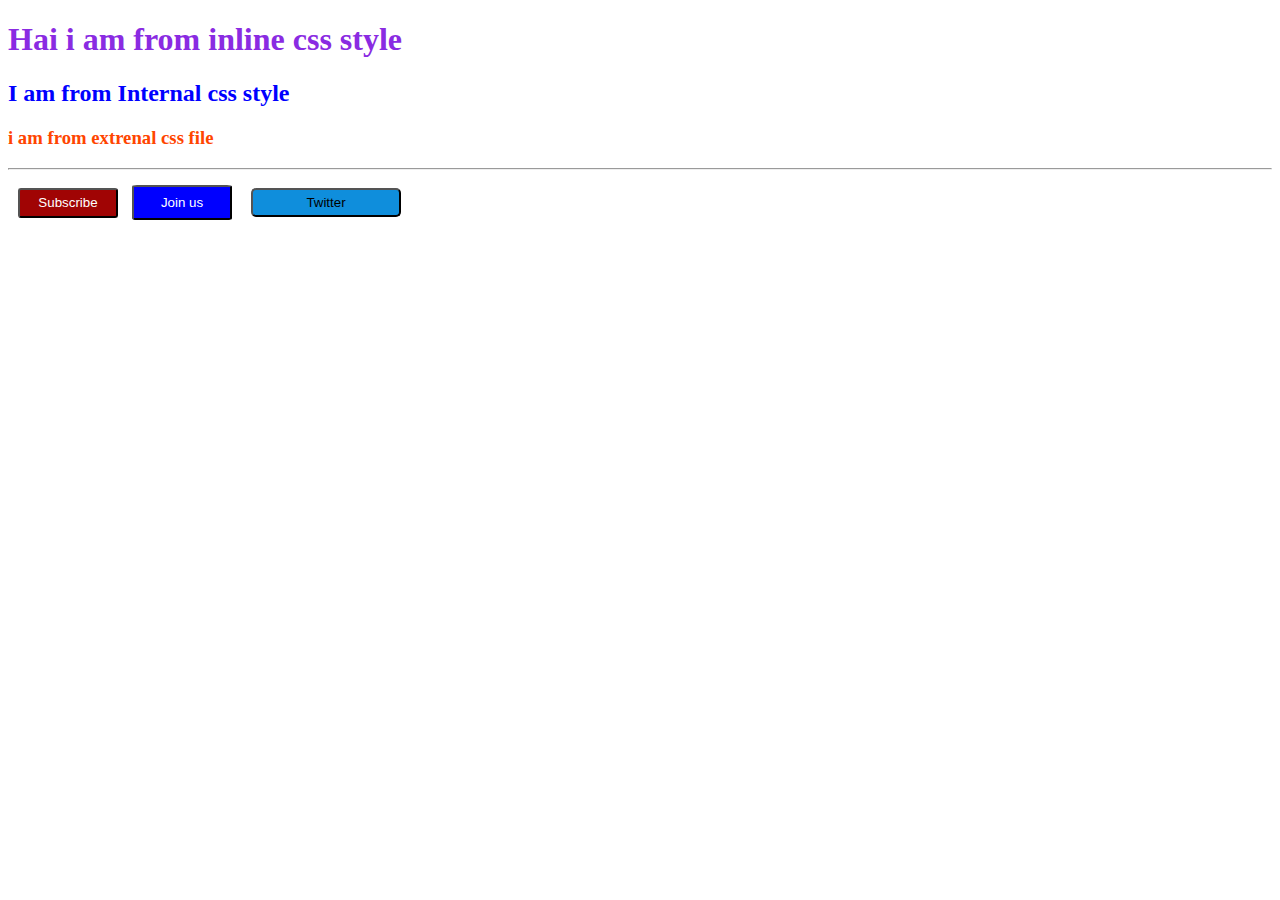
<file: Day-3/index.html>
<!DOCTYPE html>
<html lang="en">
<head>
    <meta charset="UTF-8">
    <meta name="viewport" content="width=device-width, initial-scale=1.0">
    <title>Day-3</title>
    <link rel="stylesheet" href="./style.css">
</head>
<style>
h2{
    color: blue;
}
</style>
<body>
    
    <h1 style="color: blueviolet;">Hai  i am from inline css style</h1>
    <h2> I am from Internal css style</h2>
    <h3>i am from extrenal css file</h3>
    <hr/>

    <button class="sub">Subscribe</button>
    <button class="join">Join us</button>
    <button class="tweet">Twitter</button>


</body>
</html>
</file>
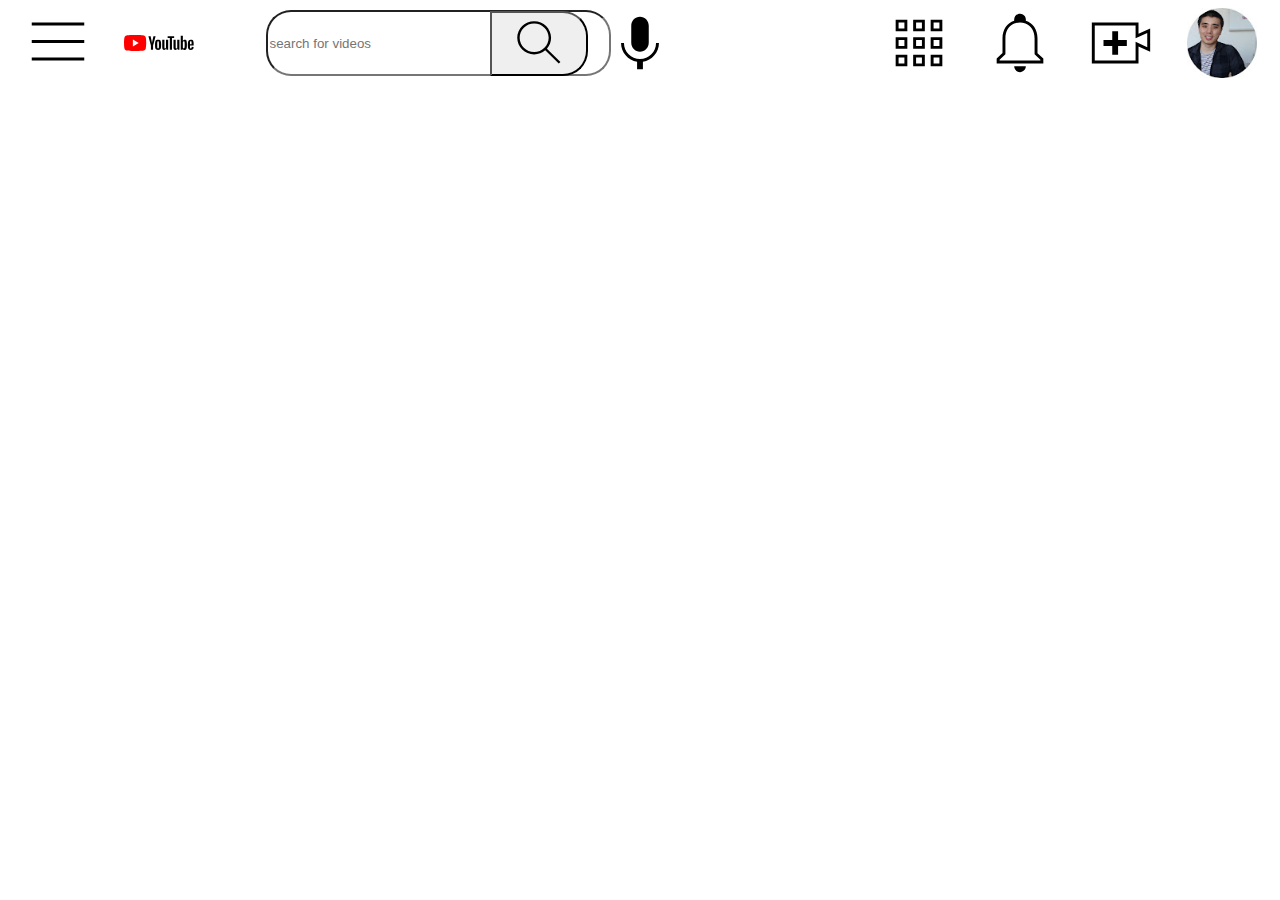
<file: Assignments-client/Header/index.html>
<!DOCTYPE html>
<html lang="en">
<head>
    <meta charset="UTF-8">
    <meta name="viewport" content="width=device-width, initial-scale=1.0">
    <title>Document</title>
<link rel="stylesheet" href="./style.css">
</head>
<body>
     
<div class="main">
    <div class="container">
    <div class="box"><img src="./assets/hamburger-menu.svg" alt="" srcset=""></div>
    <div class="box"><img src="./assets/youtube-logo.svg" alt="" srcset=""></div>
</div>
<div class="container">
    <div class="box" ><input type="text" name="text" id="text" size="40" placeholder="search for videos"/></div>
    <div class="box">
       <button><img src="./assets/search.svg" alt="" srcset=""></button>
    </div>
    <div class="box"><img src="./assets/voice-search-icon.svg" alt="" srcset=""></div>

</div>
<div class="container">
    <div class="box"> <img src="./assets/youtube-apps.svg" alt="" srcset=""></div>
    <div class="box"> <img src="./assets/notifications.svg" alt="" srcset=""></div>
    <div class="box"> <img src="./assets/upload.svg" alt="" srcset=""></div>
    <div class="box"> <img src="./assets/profile.jpeg" alt="" srcset=""></div>
</div>
</div>
    
</body>
</html>
</file>
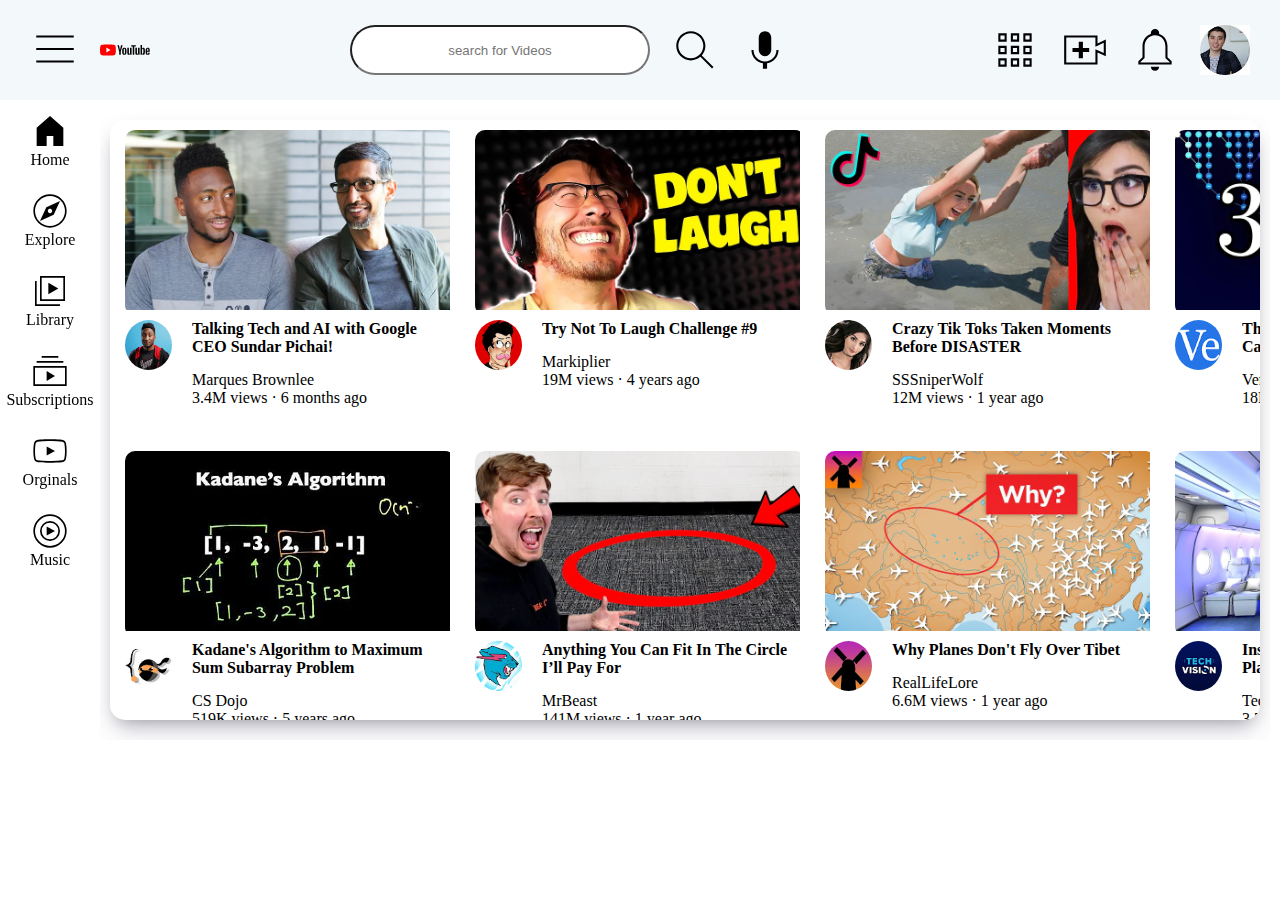
<file: Assignments-client/Youtube/index.html>
<!DOCTYPE html>
<html lang="en">
<head>
    <meta charset="UTF-8">
    <meta name="viewport" content="width=device-width, initial-scale=1.0">
    <title>ShivaPabbuYoutube</title>
    <link rel="stylesheet" href="./style.css">
</head>
<body>
<header>
     <div class="nav-left nav-logo">
            <img src="./assets/hamburger-menu.svg" alt="">
            <img   src="./assets/youtube-logo.svg" alt="">
        </div>
        <div class="nav-middle nav-logo">
            <input type="text" name="" id="text" placeholder="search for Videos"/>
            <img src="./assets/search.svg" alt="">
            <img src="./assets/voice-search-icon.svg" alt="">
        </div>
        <div class="nav-right nav-logo">
            <img src="./assets/youtube-apps.svg" alt="">
            <img src="./assets/upload.svg" alt="">
            <img src="./assets/notifications.svg" alt="">
            <img src="./assets/profile.jpeg" alt="">
            </div>
        </div>
    </header>
    <!-- header ends here -->
    <!-- sidebar starts here -->
    <div class="sidebar"> 
        <div class="icon">
            <img src="./assets/home-icon.svg" alt="home">
            <span>Home</span>
        </div>
        <div class="icon">
            <img src="./assets/explore-icon.svg" alt="explore">
            <span>Explore</span>
        </div>
        <div class="icon">
            <img src="./assets/library-icon.svg" alt="explore">
            <span>Library</span>
        </div>
        <div class="icon">
            <img src="./assets/subscriptions-icon.svg" alt="explore">
            <span>Subscriptions</span>
        </div>
        <div class="icon">
            <img src="./assets/originals-icon.svg" alt="explore">
            <span>Orginals</span>
        </div>
        
        <div class="icon">
            <img src="./assets/youtube-music-icon.svg" alt="explore">
            <span>Music</span>
        </div>
    </div> 
<!-- sidebar ends here -->
 
<!-- card conatiner starts here -->
    <div class="container">
    <div class="hero">
     <div class="card-body">
            <div class="img-card">
            <img src="./assets/thumbnail-1.webp" alt="thumbnail-1">
            </div>
            <div class="card-data">
               <div class="channel-logo">
                <img src="./assets/channel-1.jpeg" alt="channel-1">
               </div>
               <div class=" channel-data">
                <p class="title">Talking Tech and AI with Google CEO Sundar Pichai!</p>
                <p> Marques Brownlee </p>
                <p > 3.4M views · 6 months ago</p>
               </div>
            </div>
        </div>


        <div class="card-body">
            <div class="img-card">
            <img src="./assets/thumbnail-2.webp" alt="thumbnail-2">
            </div>
            <div class="card-data">
               <div class="channel-logo">
                <img src="./assets/channel-2.jpeg" alt="channel-2">
               </div>
               <div class=" channel-data">
                <p class="title">Try Not To Laugh Challenge #9</p>
                <p> Markiplier</p>
                <p >19M views · 4 years ago</p>
               </div>
            </div>
        </div>


        <div class="card-body">
            <div class="img-card">
            <img src="./assets/thumbnail-3.webp" alt="thumbnail-1">
            </div>
            <div class="card-data">
               <div class="channel-logo">
                <img src="./assets/channel-3.jpeg" alt="channel-1">
               </div>
               <div class=" channel-data">
                <p class="title">
                    Crazy Tik Toks Taken Moments Before DISASTER
                    </p>
                <p>  SSSniperWolf </p>
                <p>     12M views · 1 year ago</p>
               </div>
            </div>
        </div>

              <div class="card-body">
            <div class="img-card">
            <img src="./assets/thumbnail-4.webp" alt="thumbnail-1">
            </div>
            <div class="card-data">
               <div class="channel-logo">
                <img src="./assets/channel-4.jpeg" alt="channel-1">
               </div>
               <div class=" channel-data">
                <p class="title">
                    The Simplest Math Problem No One Can Solve - Collatz Conjecture
                    </p>
                <p>      Veritasium </p>
                <p >    18M views · 4 months ago!</p>
               </div>
            </div>
        </div>


        <div class="card-body">
            <div class="img-card">
            <img src="./assets/thumbnail-5.webp" alt="thumbnail-1">
            </div>
            <div class="card-data">
               <div class="channel-logo">
                <img src="./assets/channel-5.jpeg" alt="channel-1">
               </div>
               <div class=" channel-data">
                <p class="title">Kadane's Algorithm to Maximum Sum Subarray Problem
                  </p>
                <p>      CS Dojo </p>
                <p>     519K views · 5 years ago</p>
               </div>
            </div>
        </div>


        <div class="card-body">
            <div class="img-card">
            <img src="./assets/thumbnail-6.webp" alt="thumbnail-1">
            </div>
            <div class="card-data">
               <div class="channel-logo">
                <img src="./assets/channel-6.jpeg" alt="channel-1">
               </div>
               <div class=" channel-data">
                <p class="title">Anything You Can Fit In The Circle I’ll Pay For
                      </p>
                <p>      MrBeast</p>
                <p>   141M views · 1 year ago</p>
               </div>
            </div>
        </div>

        <div class="card-body">
            <div class="img-card">
            <img src="./assets/thumbnail-7.webp" alt="thumbnail-1">
            </div>
            <div class="card-data">
               <div class="channel-logo">
                <img src="./assets/channel-7.jpeg" alt="channel-1">
               </div>
               <div class=" channel-data">
                <p class="title">Why Planes Don't Fly Over Tibet
                   </p>
                <p>      RealLifeLore </p>
                <p >          6.6M views · 1 year ago</p>
               </div>
            </div>
        </div>

        <div class="card-body">
            <div class="img-card">
            <img src="./assets/thumbnail-8.webp" alt="thumbnail-1">
            </div>
            <div class="card-data">
               <div class="channel-logo">
                <img src="./assets/channel-8.jpeg" alt="channel-1">
               </div>
               <div class=" channel-data">
                <p class="title">
                    Inside The World's Biggest Passenger Plane
                  </p>
                <p>      Tech Vision </p>
                <p >     3.7M views · 10 months ago</p>
               </div>
            </div>
        </div>

        <div class="card-body">
            <div class="img-card">
            <img src="./assets/thumbnail-9.webp" alt="thumbnail-1">
            </div>
            <div class="card-data">
               <div class="channel-logo">
                <img src="./assets/channel-9.jpeg" alt="channel-1">
               </div>
               <div class=" channel-data">
                <p class="title">The SECRET to Super Human STRENGTH
                  </p>
                <p>    ThenX </p>
                <p>    20M views · 3 year ago</p>
               </div>
            </div>
        </div>


        <div class="card-body">
            <div class="img-card">
            <img src="./assets/thumbnail-10.webp" alt="thumbnail-1">
            </div>
            <div class="card-data">
               <div class="channel-logo">
                <img src="./assets/channel-10.jpeg" alt="channel-1">
               </div>
               <div class=" channel-data">
                <p class="title">
                    How The World's Largest Cruise Ship Makes 30,000 Meals Every Day
                  </p>
                <p>   Business Insider </p>
                <p >     14M views · 1 year ago</p>
               </div>
            </div>
        </div>


        <div class="card-body">
            <div class="img-card">
            <img src="./assets/thumbnail-11.webp" alt="thumbnail-1">
            </div>
            <div class="card-data">
               <div class="channel-logo">
                <img src="./assets/channel-11.jpeg" alt="channel-1">
               </div>
               <div class=" channel-data">
                <p class="title">
                    Dubai's Crazy Underwater Train and Other Things #Only in Dubai
                 </p>
                <p>    Destination Tips </p>
                <p >       3M views · 1 year ago</p>
               </div>
            </div>
        </div>

        <div class="card-body">
            <div class="img-card">
            <img src="./assets/thumbnail-12.webp" alt="thumbnail-1">
            </div>
            <div class="card-data">
               <div class="channel-logo">
                <img src="./assets/channel-12.jpeg" alt="channel-1">
               </div>
               <div class=" channel-data">
                <p class="title">What would happen if you didn’t drink water? - Mia Nacamulli</p>
                <p  >    TED-Ed</p>
                <p >     12M views · 5 years ago</p>
               </div>
            </div>
        </div>
    </div>
</div>
    

</body>
</html>
</file>
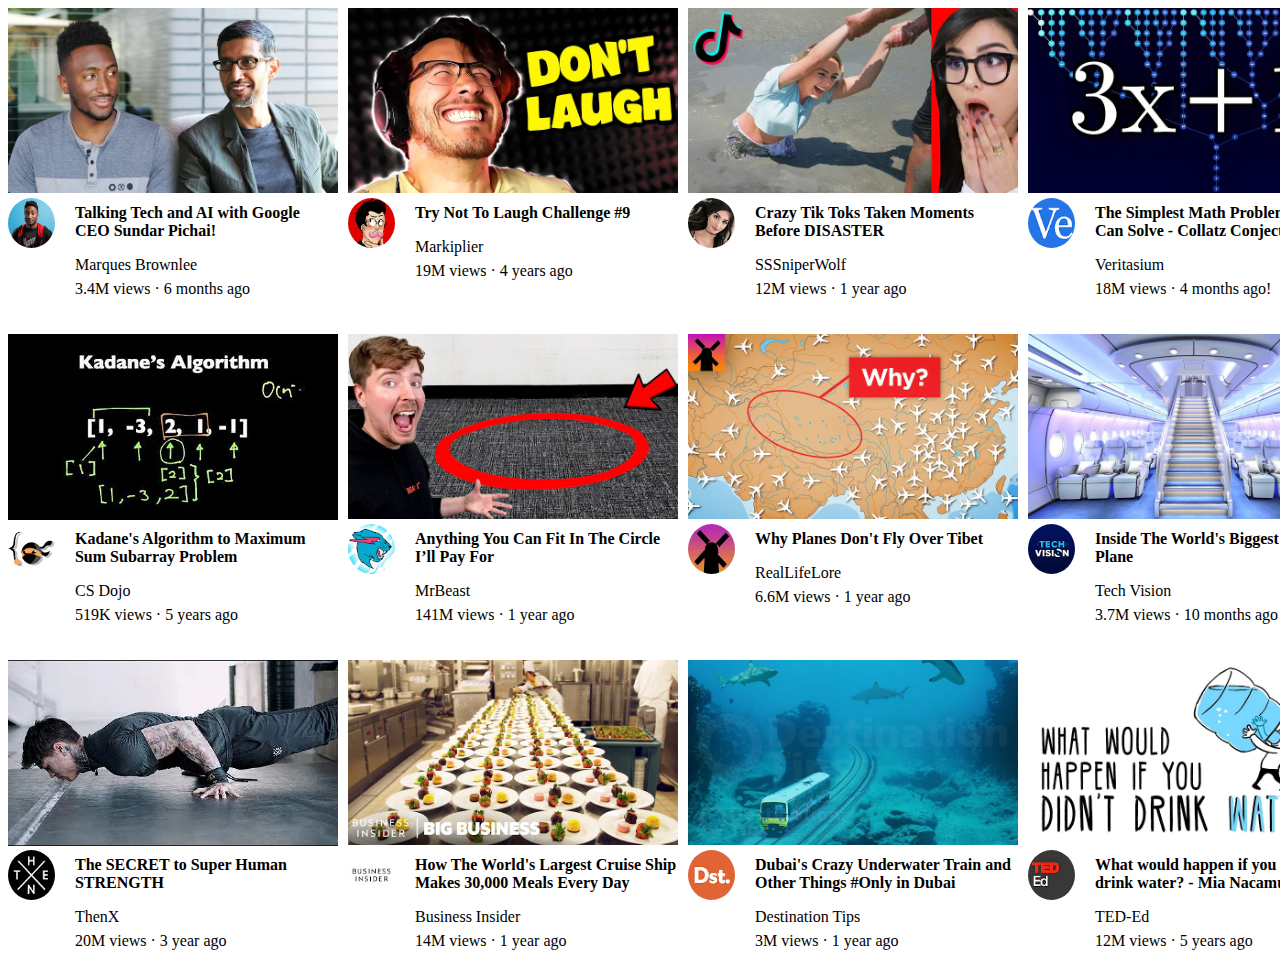
<file: Day-5/YouTube Card/index.html>
<!DOCTYPE html>
<html lang="en">
<head>
    <meta charset="UTF-8">
    <meta name="viewport" content="width=device-width, initial-scale=1.0">
    <title>Card for U tube</title>
    <link rel="stylesheet" href="./style.css">
</head>
<body>
    <div class="hero">

        <div class="card-body">
            <div class="img-card">
            <img src="./assets/thumbnail-1.webp" alt="thumbnail-1">
            </div>
            <div class="card-data">
               <div class="channel-logo">
                <img src="./assets/channel-1.jpeg" alt="channel-1">
               </div>
               <div class=" channel-data">
                <p class="title">Talking Tech and AI with Google CEO Sundar Pichai!</p>
                <p> Marques Brownlee </p>
                <p style="margin-top: -10px;"> 3.4M views · 6 months ago</p>
               </div>
            </div>
        </div>


        <div class="card-body">
            <div class="img-card">
            <img src="./assets/thumbnail-2.webp" alt="thumbnail-2">
            </div>
            <div class="card-data">
               <div class="channel-logo">
                <img src="./assets/channel-2.jpeg" alt="channel-2">
               </div>
               <div class=" channel-data">
                <p class="title">Try Not To Laugh Challenge #9</p>
                <p> Markiplier</p>
                <p style="margin-top: -10px;">19M views · 4 years ago</p>
               </div>
            </div>
        </div>


        <div class="card-body">
            <div class="img-card">
            <img src="./assets/thumbnail-3.webp" alt="thumbnail-1">
            </div>
            <div class="card-data">
               <div class="channel-logo">
                <img src="./assets/channel-3.jpeg" alt="channel-1">
               </div>
               <div class=" channel-data">
                <p class="title">
                    Crazy Tik Toks Taken Moments Before DISASTER
                    </p>
                <p>  SSSniperWolf </p>
                <p style="margin-top: -10px;">     12M views · 1 year ago</p>
               </div>
            </div>
        </div>



        <div class="card-body">
            <div class="img-card">
            <img src="./assets/thumbnail-4.webp" alt="thumbnail-1">
            </div>
            <div class="card-data">
               <div class="channel-logo">
                <img src="./assets/channel-4.jpeg" alt="channel-1">
               </div>
               <div class=" channel-data">
                <p class="title">
                    The Simplest Math Problem No One Can Solve - Collatz Conjecture
                    
               
                    
                 </p>
                <p>      Veritasium </p>
                <p style="margin-top: -10px;">    18M views · 4 months ago!</p>
               </div>
            </div>
        </div>


        <div class="card-body">
            <div class="img-card">
            <img src="./assets/thumbnail-5.webp" alt="thumbnail-1">
            </div>
            <div class="card-data">
               <div class="channel-logo">
                <img src="./assets/channel-5.jpeg" alt="channel-1">
               </div>
               <div class=" channel-data">
                <p class="title">Kadane's Algorithm to Maximum Sum Subarray Problem

               
                    
               </p>
                <p>      CS Dojo </p>
                <p style="margin-top: -10px;">     519K views · 5 years ago</p>
               </div>
            </div>
        </div>


        <div class="card-body">
            <div class="img-card">
            <img src="./assets/thumbnail-6.webp" alt="thumbnail-1">
            </div>
            <div class="card-data">
               <div class="channel-logo">
                <img src="./assets/channel-6.jpeg" alt="channel-1">
               </div>
               <div class=" channel-data">
                <p class="title">Anything You Can Fit In The Circle I’ll Pay For

              
                    
                  </p>
                <p>      MrBeast</p>
                <p style="margin-top: -10px;">   141M views · 1 year ago</p>
               </div>
            </div>
        </div>

        <div class="card-body">
            <div class="img-card">
            <img src="./assets/thumbnail-7.webp" alt="thumbnail-1">
            </div>
            <div class="card-data">
               <div class="channel-logo">
                <img src="./assets/channel-7.jpeg" alt="channel-1">
               </div>
               <div class=" channel-data">
                <p class="title">Why Planes Don't Fly Over Tibet

              
                    
           </p>
                <p>      RealLifeLore </p>
                <p style="margin-top: -10px;">          6.6M views · 1 year ago</p>
               </div>
            </div>
        </div>

        <div class="card-body">
            <div class="img-card">
            <img src="./assets/thumbnail-8.webp" alt="thumbnail-1">
            </div>
            <div class="card-data">
               <div class="channel-logo">
                <img src="./assets/channel-8.jpeg" alt="channel-1">
               </div>
               <div class=" channel-data">
                <p class="title">
                    Inside The World's Biggest Passenger Plane
                    
               
                    
                </p>
                <p>      Tech Vision </p>
                <p style="margin-top: -10px;">     3.7M views · 10 months ago</p>
               </div>
            </div>
        </div>

        <div class="card-body">
            <div class="img-card">
            <img src="./assets/thumbnail-9.webp" alt="thumbnail-1">
            </div>
            <div class="card-data">
               <div class="channel-logo">
                <img src="./assets/channel-9.jpeg" alt="channel-1">
               </div>
               <div class=" channel-data">
                <p class="title">The SECRET to Super Human STRENGTH

                
                    
                 </p>
                <p>    ThenX </p>
                <p style="margin-top: -10px;">    20M views · 3 year ago</p>
               </div>
            </div>
        </div>


        <div class="card-body">
            <div class="img-card">
            <img src="./assets/thumbnail-10.webp" alt="thumbnail-1">
            </div>
            <div class="card-data">
               <div class="channel-logo">
                <img src="./assets/channel-10.jpeg" alt="channel-1">
               </div>
               <div class=" channel-data">
                <p class="title">
                    How The World's Largest Cruise Ship Makes 30,000 Meals Every Day
                    
                  
                    
                </p>
                <p>   Business Insider </p>
                <p style="margin-top: -10px;">     14M views · 1 year ago</p>
               </div>
            </div>
        </div>


        <div class="card-body">
            <div class="img-card">
            <img src="./assets/thumbnail-11.webp" alt="thumbnail-1">
            </div>
            <div class="card-data">
               <div class="channel-logo">
                <img src="./assets/channel-11.jpeg" alt="channel-1">
               </div>
               <div class=" channel-data">
                <p class="title">
                    Dubai's Crazy Underwater Train and Other Things #Only in Dubai
                    
                 
                    
              </p>
                <p>    Destination Tips </p>
                <p style="margin-top: -10px;">       3M views · 1 year ago</p>
               </div>
            </div>
        </div>

        <div class="card-body">
            <div class="img-card">
            <img src="./assets/thumbnail-12.webp" alt="thumbnail-1">
            </div>
            <div class="card-data">
               <div class="channel-logo">
                <img src="./assets/channel-12.jpeg" alt="channel-1">
               </div>
               <div class=" channel-data">
                <p class="title">What would happen if you didn’t drink water? - Mia Nacamulli</p>
                <p  >    TED-Ed</p>
                <p style="margin-top: -10px;">     12M views · 5 years ago</p>
               </div>
            </div>
        </div>





    </div>
</body>
</html>
</file>
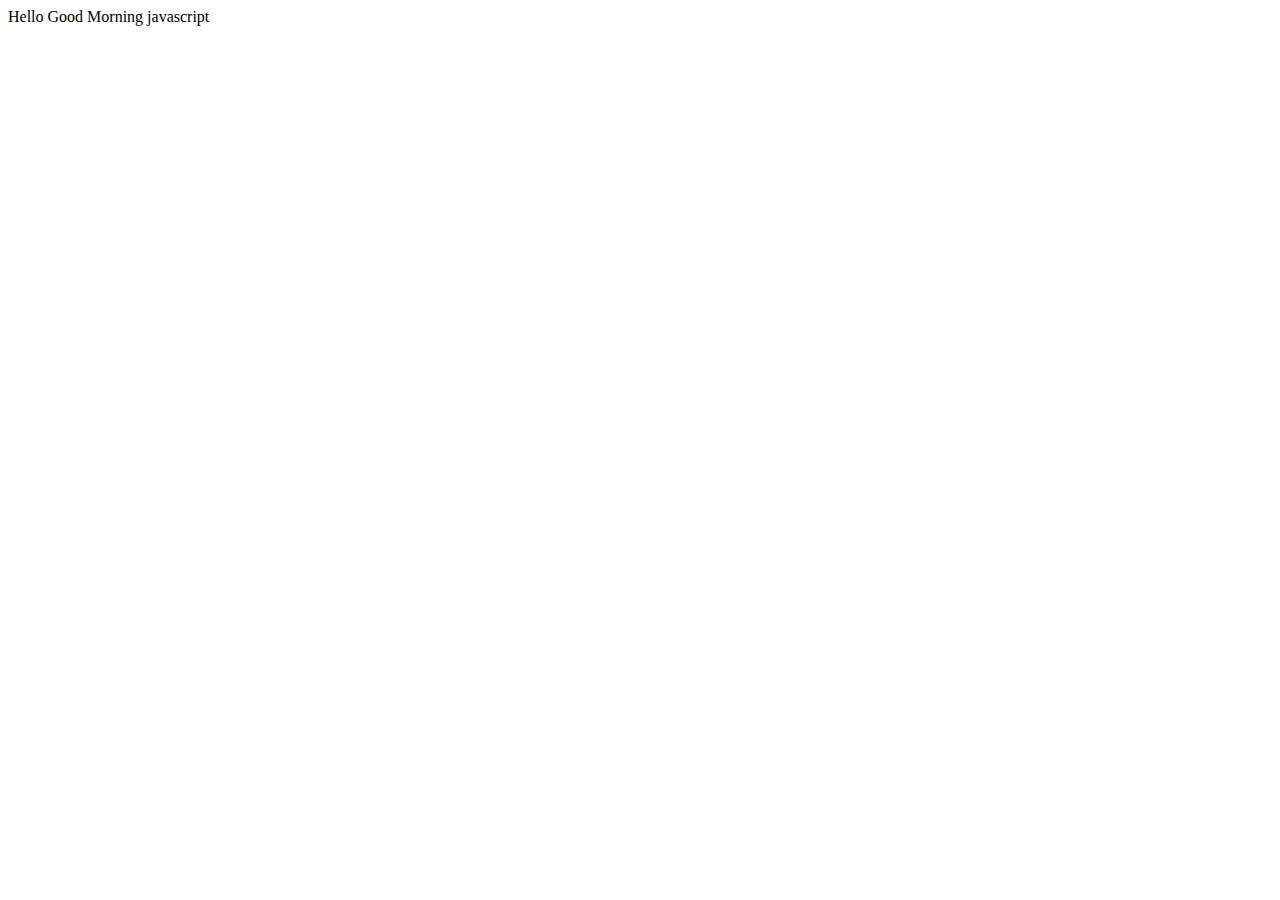
<file: Javascript/Day(oct-25)/index.html>
<!DOCTYPE html>
<html lang="en">
<head>
    <meta charset="UTF-8">
    <meta name="viewport" content="width=device-width, initial-scale=1.0">
    <title>Day-1 js</title>
</head>
<body>
    Welcome to javascript Unocarrer
    <script src="./index.js"></script>
</body>
</html>
</file>
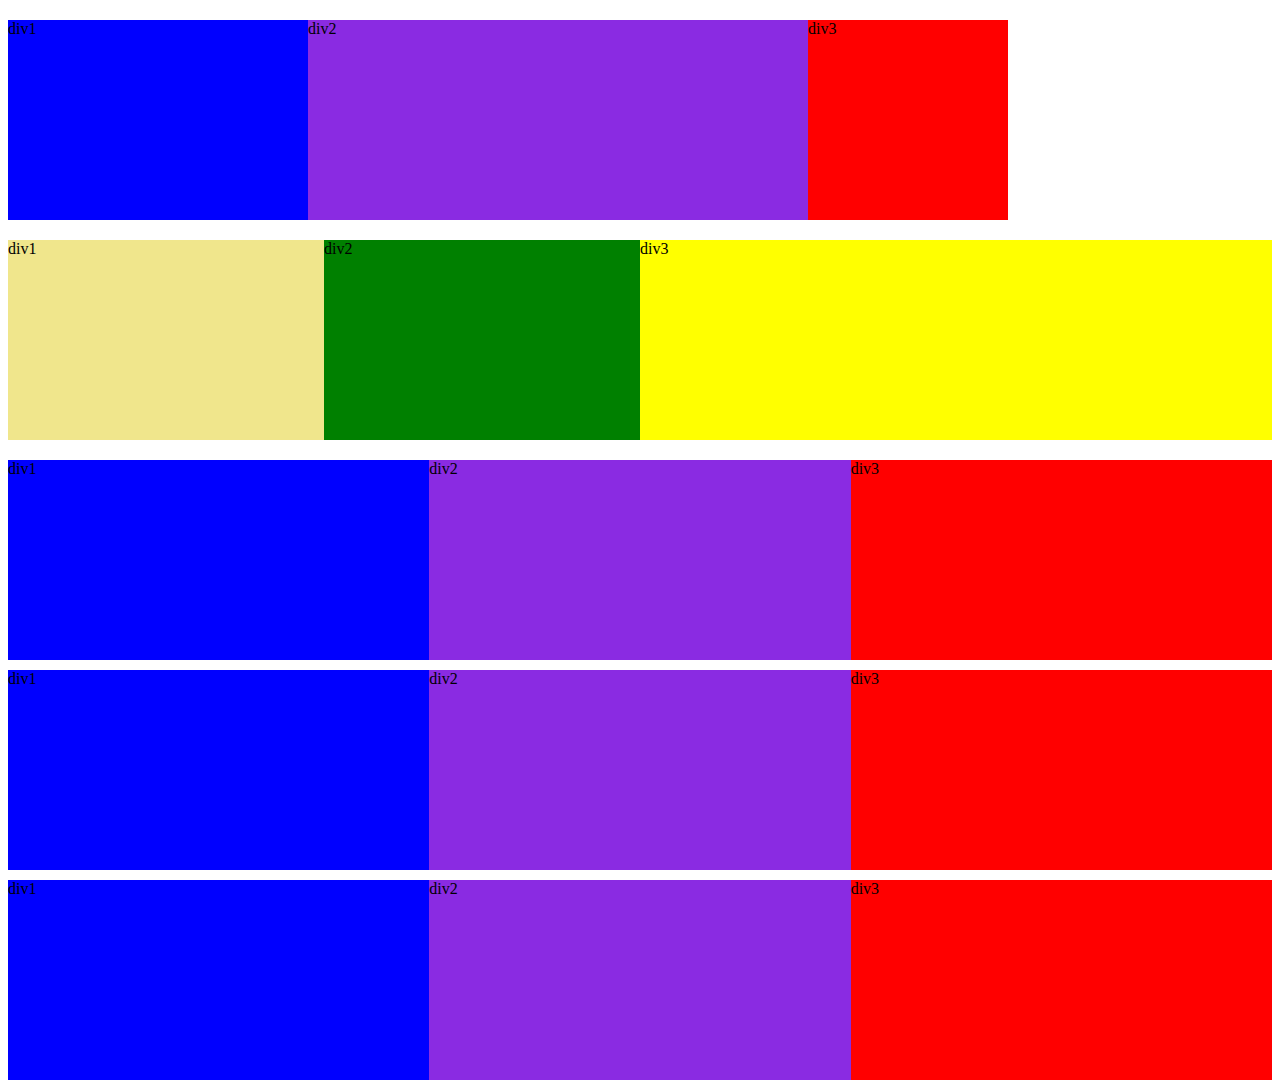
<file: Day-5/griddemo.html>
<!DOCTYPE html>
<html lang="en">
<head>
    <meta charset="UTF-8">
    <meta name="viewport" content="width=device-width, initial-scale=1.0">
    <title>Day-5(oct-17)</title>
    <link rel="stylesheet" href="./style.css">
</head>
<body>
    <div class="grid">
        <div class="one">div1</div>
        <div class="two">div2</div>
        <div class="three">div3</div>
    </div>
    <div class="grid1">
        <div class="one1">div1</div>
        <div class="two1">div2</div>
        <div class="three1">div3</div>
    </div>
    <div class="grid2">
        <div class="one2">div1</div>
        <div class="two2">div2</div>
        <div class="three2">div3</div>
    
        <div class="one2">div1</div>
        <div class="two2">div2</div>
        <div class="three2">div3</div>
    
    
        <div class="one2">div1</div>
        <div class="two2">div2</div>
        <div class="three2">div3</div>
      
    </div>
</body>
</html>
</file>
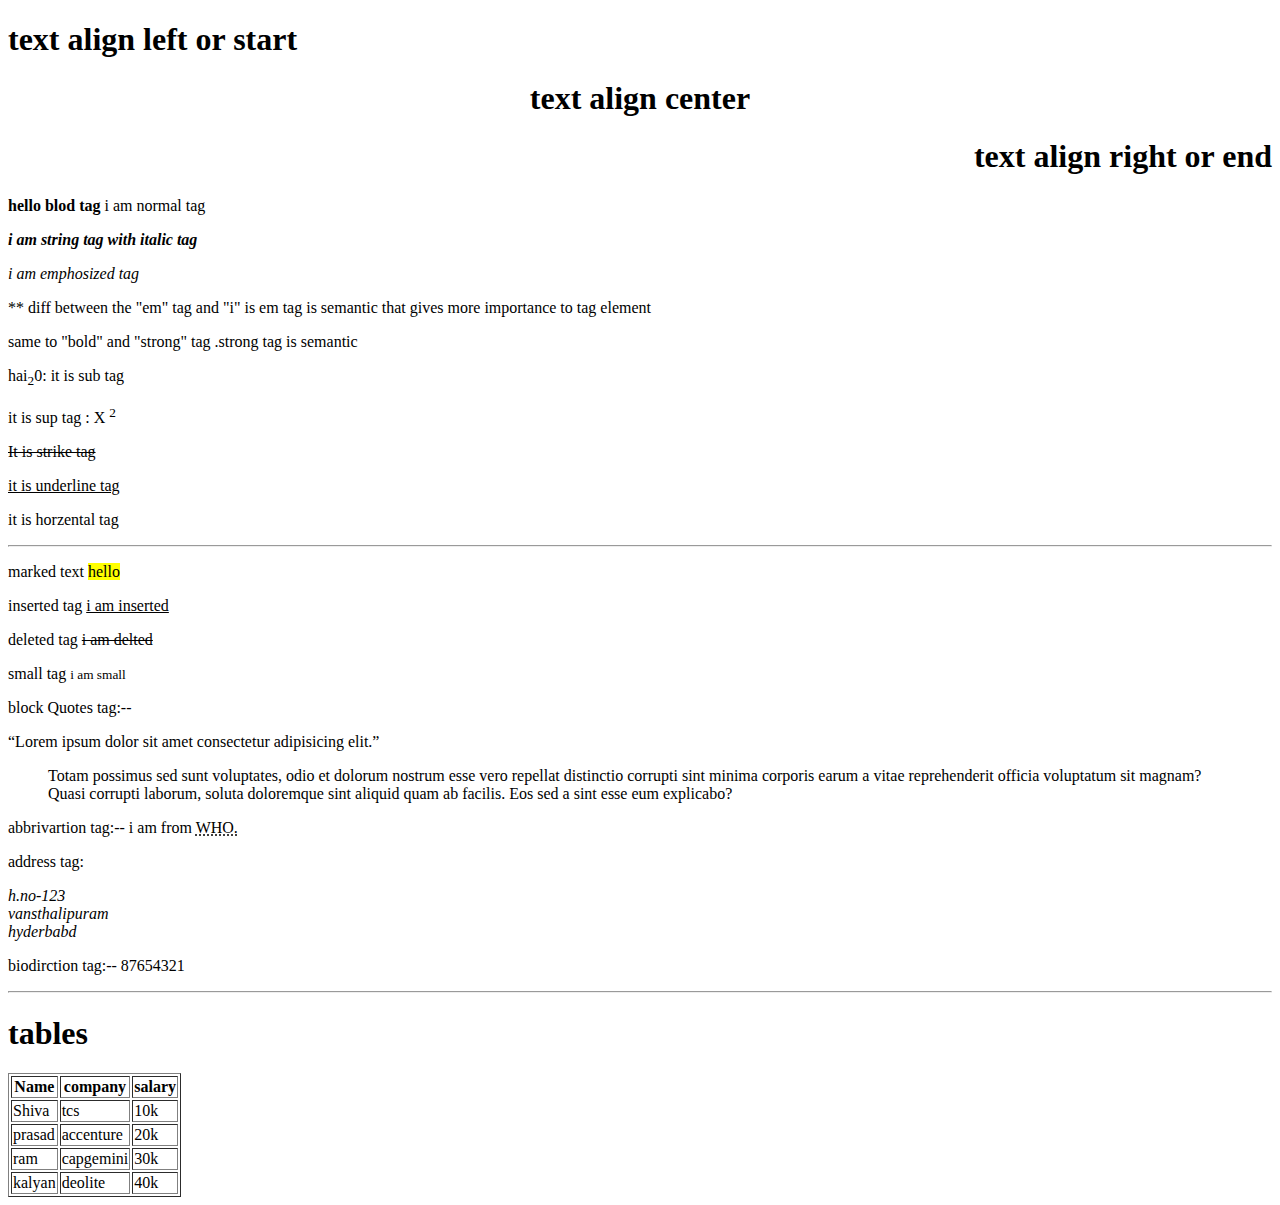
<file: SecondDay/index2.html>
<!DOCTYPE html>
<html lang="en">
<head>
    <meta charset="UTF-8">
    <meta name="viewport" content="width=device-width, initial-scale=1.0">
    <title>Day-2</title>

</head>
<body>
    <h1 style="text-align: left;">text align left or start</h1>
    <h1 style="text-align: center;">text align center</h1>
    <h1 style="text-align:right ;">text align right or end</h1>
    </p><b>hello blod tag</b> i am normal tag </p>
    <p><i><strong>i am string tag with italic tag</strong></i></p>
    <em>i am emphosized tag</em>
    <p>** diff between the "em" tag and "i" is em tag is semantic that gives more importance to tag element</p>
    <p>same to "bold" and "strong" tag .strong tag is semantic</p>
    <p>hai<sub>2</sub>0: it is sub tag</p>
    <p>it is sup tag : X <sup>2</sup></p>
    <p><s>It is strike tag</s></p>
    <p><u>it is underline tag</u></p>
    <p>it is horzental tag <hr/></p>
    <p>marked text <mark >hello</mark></p>
    <p>inserted tag <ins>i am inserted</ins></p>
    <p>deleted tag <del>i am delted</del></p>
    <p>small tag <small>i am small</small></p>
    <p> block Quotes tag:--</p>
    <p><q>Lorem ipsum dolor sit amet consectetur adipisicing elit.</q>
        <blockquote cite=""> Totam possimus sed sunt voluptates, odio et dolorum nostrum esse vero repellat distinctio corrupti sint minima corporis earum a vitae reprehenderit officia voluptatum sit magnam? Quasi corrupti laborum, soluta doloremque sint aliquid quam ab facilis. Eos sed a sint esse eum explicabo?</p>
        </blockquote>
        <p> abbrivartion tag:-- i am from <abbr title="world helath organization">WHO.</abbr></p>
        <p>address tag: <address>h.no-123 <br/> vansthalipuram <br/> hyderbabd
        </address></p>
        <p>biodirction tag:-- <bdo dir="rtl">12345678</bdo></p>
        <hr/>
        <h1>tables</h1>
        <table border="1">
            
                <thead>
                    <th>Name</th>
                    <th>company</th>
                    <th>salary</th>
                </thead>
              
            <tr>
                <td>Shiva</td>
                <td>tcs</td>
                <td>10k</td>
            </tr>
              <tr>
                <td>prasad</td>
                <td>accenture</td>
                <td>20k</td>
            </tr>
              <tr>
                <td>ram</td>
                <td>capgemini</td>
                <td>30k</td>
            </tr>
              <tr>
                <td>kalyan</td>
                <td>deolite</td>
                <td>40k</td>
            </tr>
            
        </table>

       



</body>
</html>
</file>
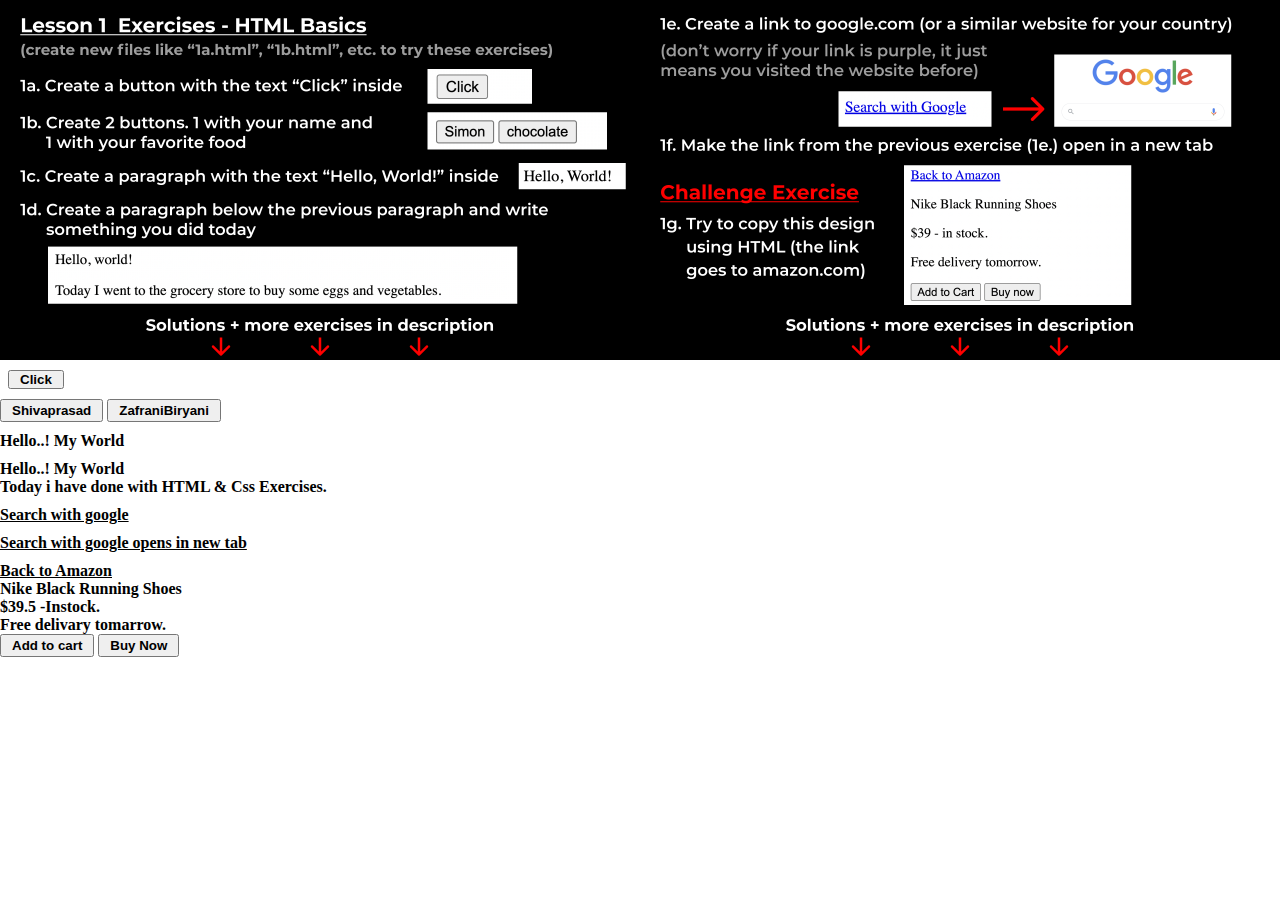
<file: Assignments-client/Exercises-HTML&CSS/Day-1/day1.html>
<!DOCTYPE html>
<html lang="en">
<head>
    <meta charset="UTF-8">
    <meta name="viewport" content="width=device-width, initial-scale=1.0">
    <title>Day-1</title>
    <style>
        *{
            padding: 0px;
            margin: 0px;
            box-sizing: border-box;
            font-weight: bold;
            color: black;
        }
        .container{
            width: 100%;
            display: flex;
            flex-direction: row;
            align-items: center;
            margin-bottom: 10px;
        }
        .container img{
            width: 50%;
            height: 50%;
        }

        /*code*/
        .code{
            display: flex;
           flex-direction: column;
            row-gap: 10px;
        }
        button{
        
        padding: 2px 10px;
       }
           
           .code-1 .btn{
            margin-left: 8px;
           padding: 0px 10px;
          
           }
          
           
         
           
           
    </style>
</head>

<body>
    <div class="container">
        <img src="./Day1.problem/1.png" alt="Day1.1-problem">
        <img src="./Day1.problem/2.png" alt="">
    </div>
    <div class="code">
        <div class="code-1">  <input  class="btn" type="button" value="Click"/> </div>

        <div class="code-2">
            <button>Shivaprasad</button> 
            <button>ZafraniBiryani</button>
        </div>

        <div class="code-3"> <p>Hello..!  My World</p> </div>

        <div class="code-4">
            <p>Hello..!  My World</p>
            <p>Today i have done with HTML & Css Exercises.</p>
        </div>

        <div class="code-5">
            <a href="https://Google.com" >Search with google</a>
        </div>

        <div class="code-6"> <a href="https://Google.com" target="_blank">Search with google opens in new tab</a> </div>
        <div class="code-7">
               <a href="https://www.amazon.com">Back to Amazon</a>
              <div> <p>Nike Black Running Shoes</p></div> 
               <p> $39.5 -Instock.</p>
             <div> <p>Free delivary tomarrow.</p></div>
             <div> 
                <button>Add to cart</button> 
                <button>Buy Now</button>
            </div>

        </div>
    </div>
 

    
</body>
</html>
</file>
<file: Day-3/style.css>
h3{
    color:orangered;
}

.sub{
    width: 100px;
     height: 30px;
    color: white;
    border-radius: 3px;
    background-color: rgb(160, 4, 4);
    margin: 10px;
  
}
.join{
    width: 100px;
     height: 35px;
     background-color: blue;
     color: white;
     border-radius: 5%;
     margin-right: 15px;
}
.tweet{
    width: 150px;
    border-radius: 5px;
    background-color: rgb(15, 142, 220);
    color: black;
    padding: 5px;
}
</file>
<file: Assignments-client/Header/style.css>
.main{
    width: 100%;
    display: flex;
    flex-direction: row;
    justify-content: space-between;
}

.container{
    width: auto;
    display: flex;
    flex-direction: row;
    align-items: center;
    column-gap: 1px;
 
}

.box{
    width: 100px;
    display: flex;
    justify-content: center;
    align-items: center;
   
}
.box img{
    width: 70%;
  
}
.box input{
    height: 60px;
    border-radius:25px ;
    text-align: left;
}
button{
    width: 98px;
    height: 65px;
    border-radius: 0px 25px 25px 0px;
}
</file>
<file: Assignments-client/Youtube/style.css>
*{
    padding: 0px;
    margin: 0px;
    box-sizing: border-box;
    overflow: hidden;


}
/*navbar */
header{
 width: 100%;
display: flex;
flex-direction: row;
justify-content: space-between;
align-items: center;
background-color: rgba(60, 138, 187, 0.064);
position: fixed;
left: 0px;
right: 0px;
top: 0px;
height: 100px;
}
.nav-logo {
    display: flex;
    flex-direction: row;
    margin: 20px;
    padding: 10px;
    width: 80%;
    gap: 20px;
}
.nav-logo img{
    width: 50px;
}

.nav-left{
   width: auto;
    float: left;
}
.nav-middle{
justify-content: center;
width: auto;
}
.nav-right{
float: right;
width: auto;
}
#text{
    border-radius: 50px;
    width: 300px;
    text-align: center;
     align-items: flex-start;
  
}
.nav-logo  img:hover{
    background-color: darkgrey;
    border-radius: 20px;
}
/*navbar */


/*side bar starts*/
.sidebar{
    width: 100px;
    height: 100vh;
   position: fixed;
   left: 0px;
   top: 100px;
   right: 600px;
   overflow-x: hidden;
}

.icon{
    width: 100px;
    height: 80px;
   
    display: flex;
    flex-direction: column;
     justify-content: center;
     align-items: center;
  }
.icon img{
    width: 40%;
    height: auto;
}

.icon:hover{
    background-color: rgba(101, 97, 80, 0.384);
    border-radius: 20px;
}
/*side bar ends*/
/*container start here*/
.container{
    padding:20px 10px;
    margin: 100px  10px 10px 100px;
    display: grid;
    grid-template-columns:  1fr;
 
    }

.hero{
    padding: 10px;
    box-shadow: rgba(50, 50, 93, 0.25) 0px 13px 27px -5px, rgba(0, 0, 0, 0.3) 0px 8px 16px -8px;
    border-radius: 15px;
    display: grid;
    grid-template-columns: repeat(4,1fr);
    column-gap: 20px;
    row-gap: 20px;
    height: 600px;
    overflow-y: scroll;
}

/* thubnail card starts here*/
.card-body{
    padding: 0px 5px;
    width: 330px;
    height: 301px;
}
.img-card{
    width: 330px;
    height:180px ;
   
}
.img-card img{
    width: 100%;
    border-radius: 10px;
  
}
.card-data{
   display: flex;
   flex-direction: row;
    width: 330px;
     height: 115px
}

/* thubnail card endss here*/

/* thubnail data starts here*/
.channel-logo{
    margin-top: 10px;
   width:50px;
   height: 50px;
   
}
.channel-logo img{
    border-radius: 50%;
    width: 100%;
    height: 100%;
}
.channel-data{
  
    margin-left: 20px;
    width:280px ;
}
.title{
    font-weight: bolder;
    margin-top: 10px;
    margin-bottom: 15px;
}
/* thubnail data ends here*/
</file>
<file: Day-5/YouTube Card/style.css>
.hero{
    display: grid;
    grid-template-columns: repeat(4,1fr);
    column-gap: 10px;
    row-gap: 25px;
}

/* thubnail card starts here*/
.card-body{
    width: 330px;
    height: 301px;
}
.img-card{
    width: 330px;
    height:180px ;
}
.img-card img{
    width: 100%;
  
}
.card-data{
   display: flex;
   flex-direction: row;
    width: 330px;
     height: 115px
}

/* thubnail card endss here*/

/* thubnail data starts here*/
.channel-logo{
    margin-top: 10px;
   width:50px;
   height: 50px;
   
}
.channel-logo img{
    border-radius: 50%;
    width: 100%;
    height: 100%;
}
.channel-data{
    margin-left: 20px;
    width:280px ;
}
.title{
    font-weight: bolder;
}
/* thubnail data ends here*/
</file>
<file: Day-5/style.css>
.grid{
    margin-top: 20px;
    display: grid;
    width: 1000px;
    grid-template-columns: 30% 50%  20%;
}
.one {
   
    height: 200px;
    background-color: blue;
}
.two{

    height: 200px;
    background-color: blueviolet;
}
.three{

    height: 200px;
    background-color: red;
}
.grid1{
    margin-top: 20px;
    display: grid;
    grid-template-columns: 1fr 1fr 2fr;
}
.one1 {

    height: 200px;
    background-color: khaki;
}
.two1 {
  
    height: 200px;
    background-color: green;
}
.three1{
  
    height: 200px;
    background-color: yellow;
}
.grid2{
    margin-top: 20px;
    display: grid;
    grid-template-columns: repeat(3,1fr);
    
    row-gap: 10px;
}
.one2{
  
    height: 200px;
    background-color: blue;
}
.two2 {
 
    height: 200px;
    background-color: blueviolet;
}
.three2{

    height: 200px;
    background-color: red;
}
</file>
